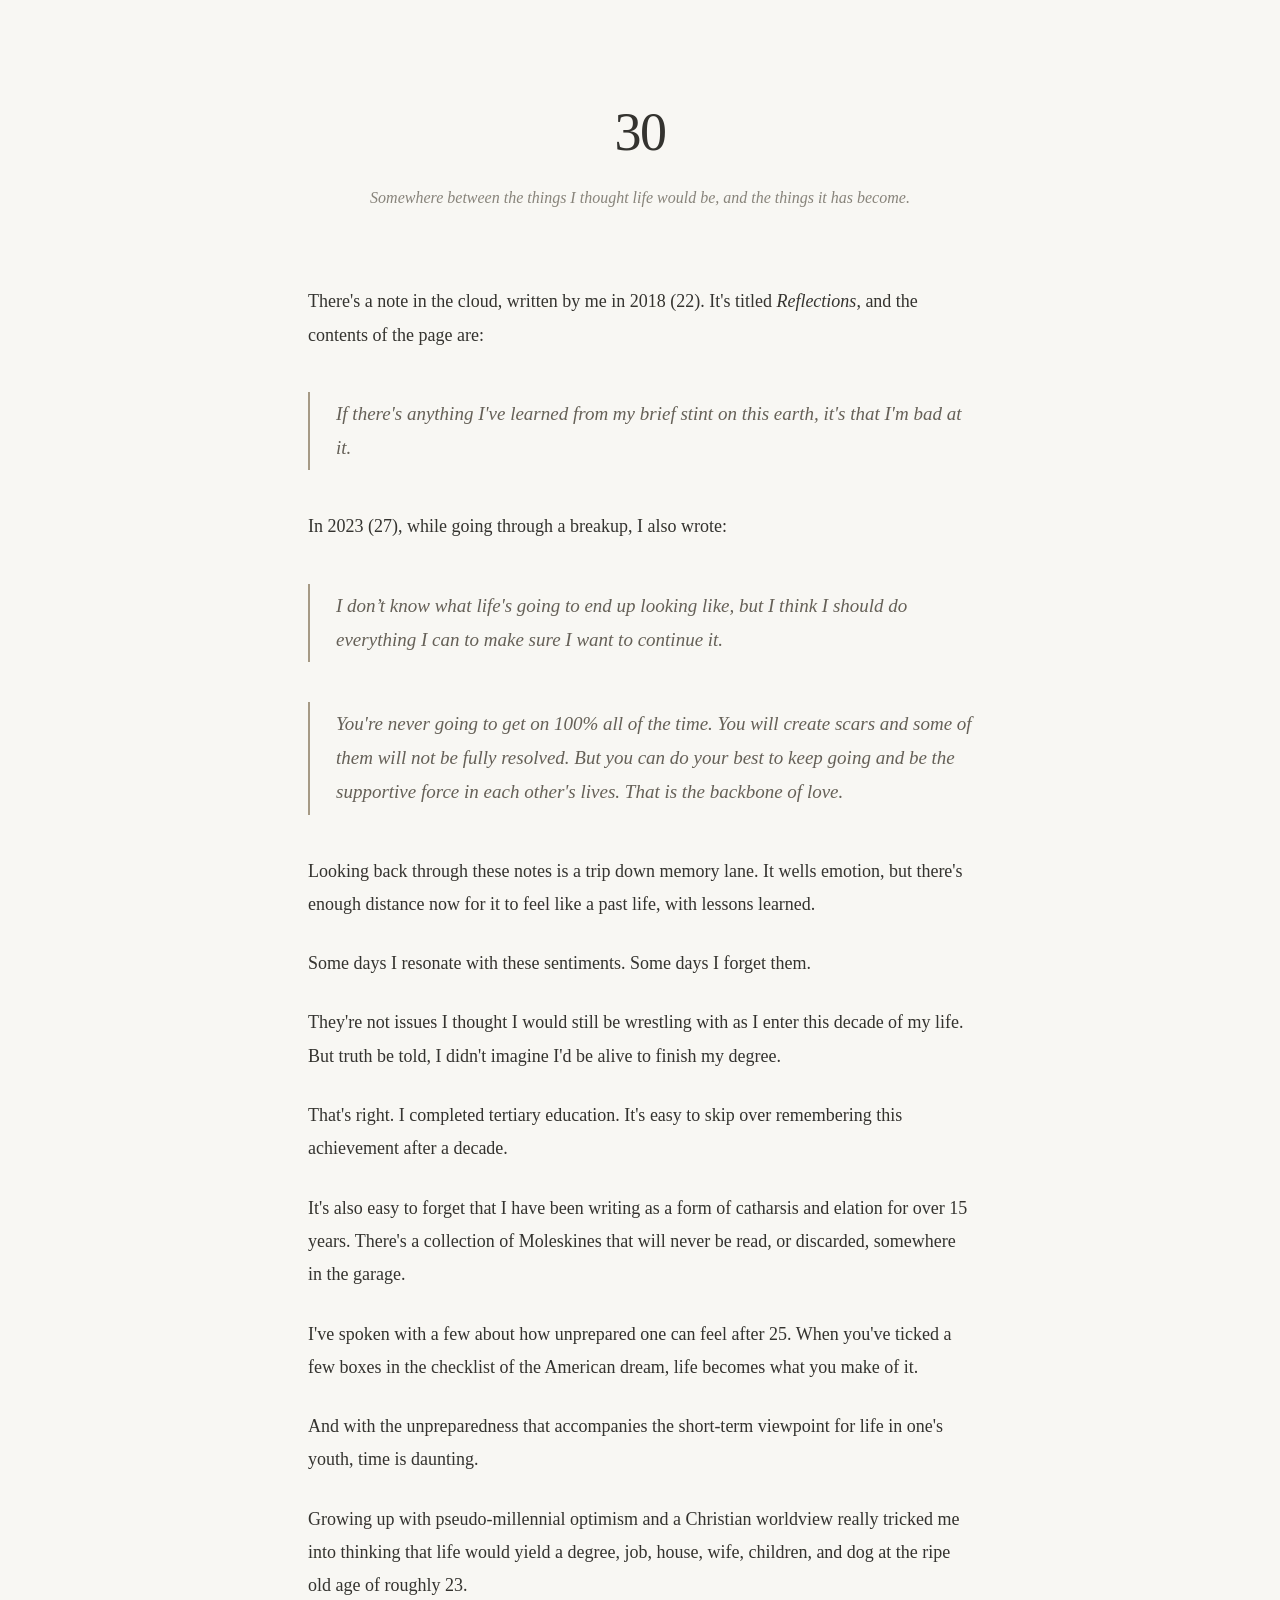
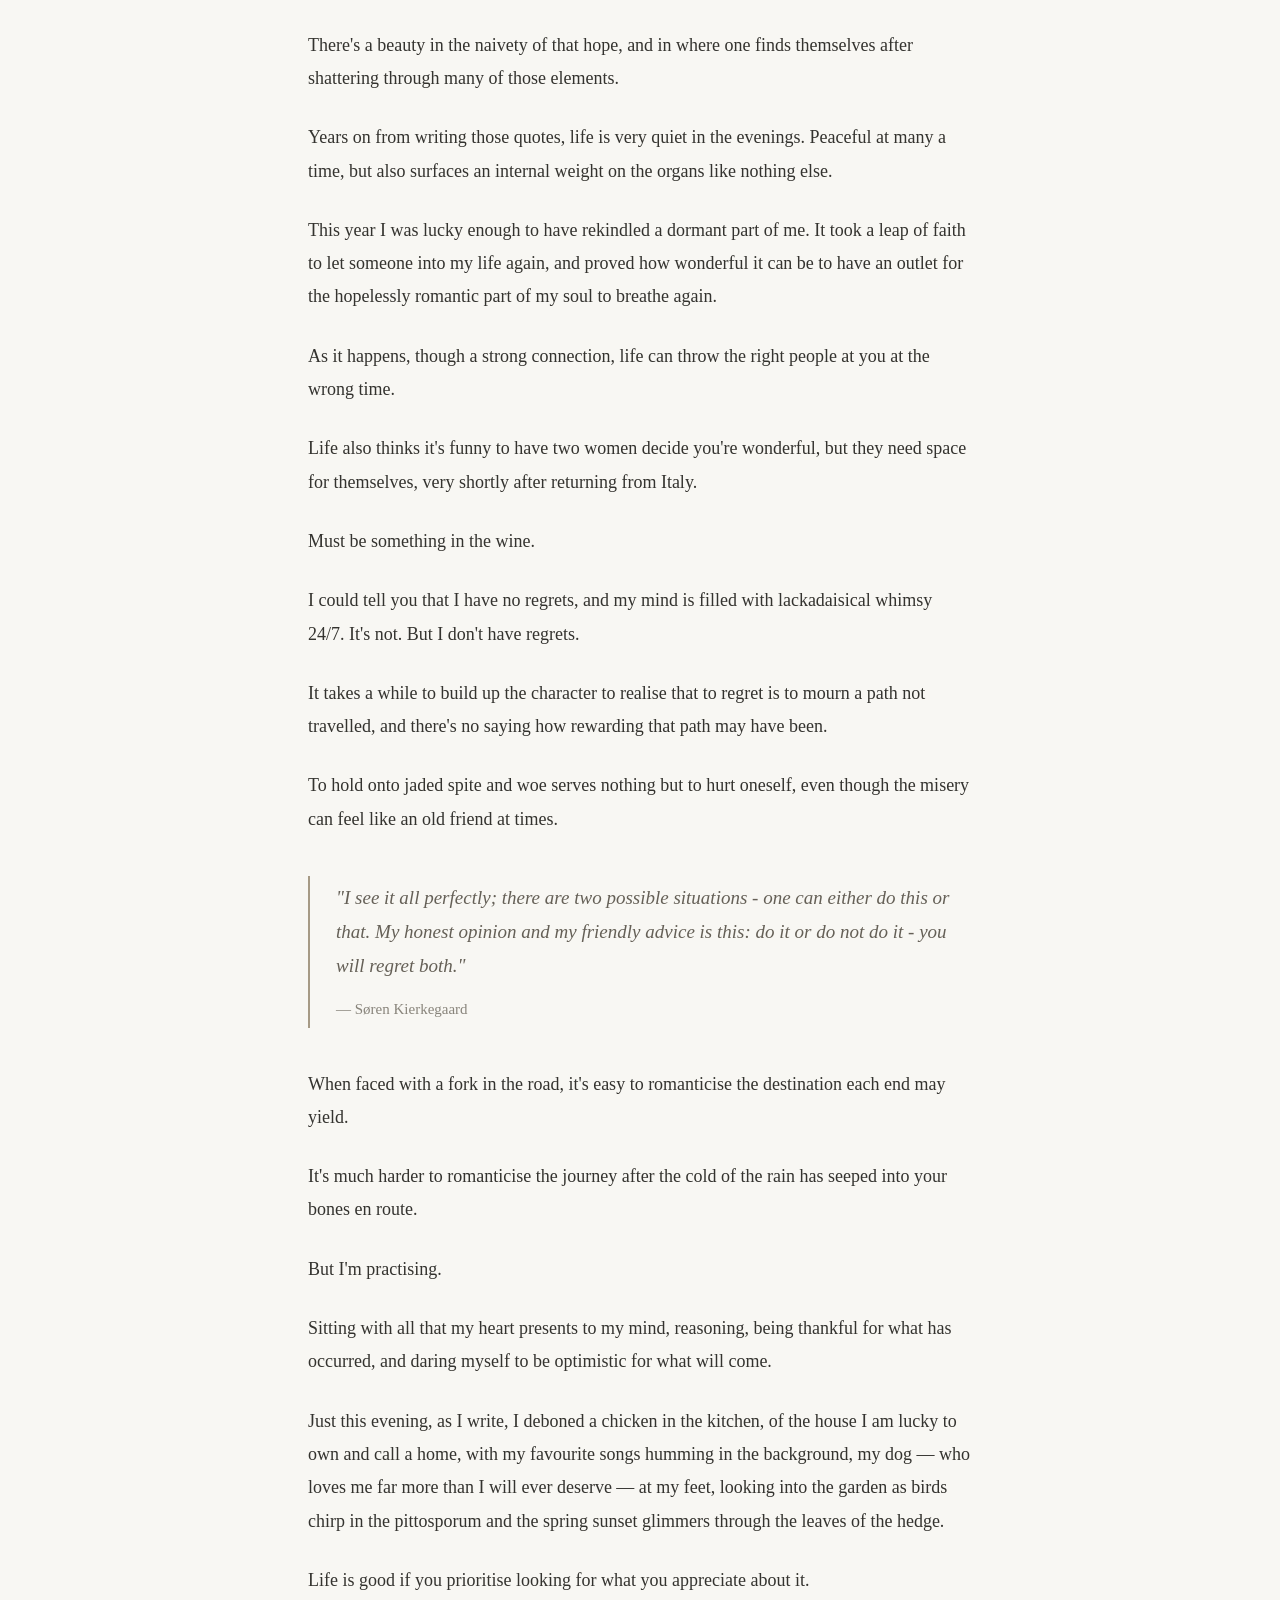
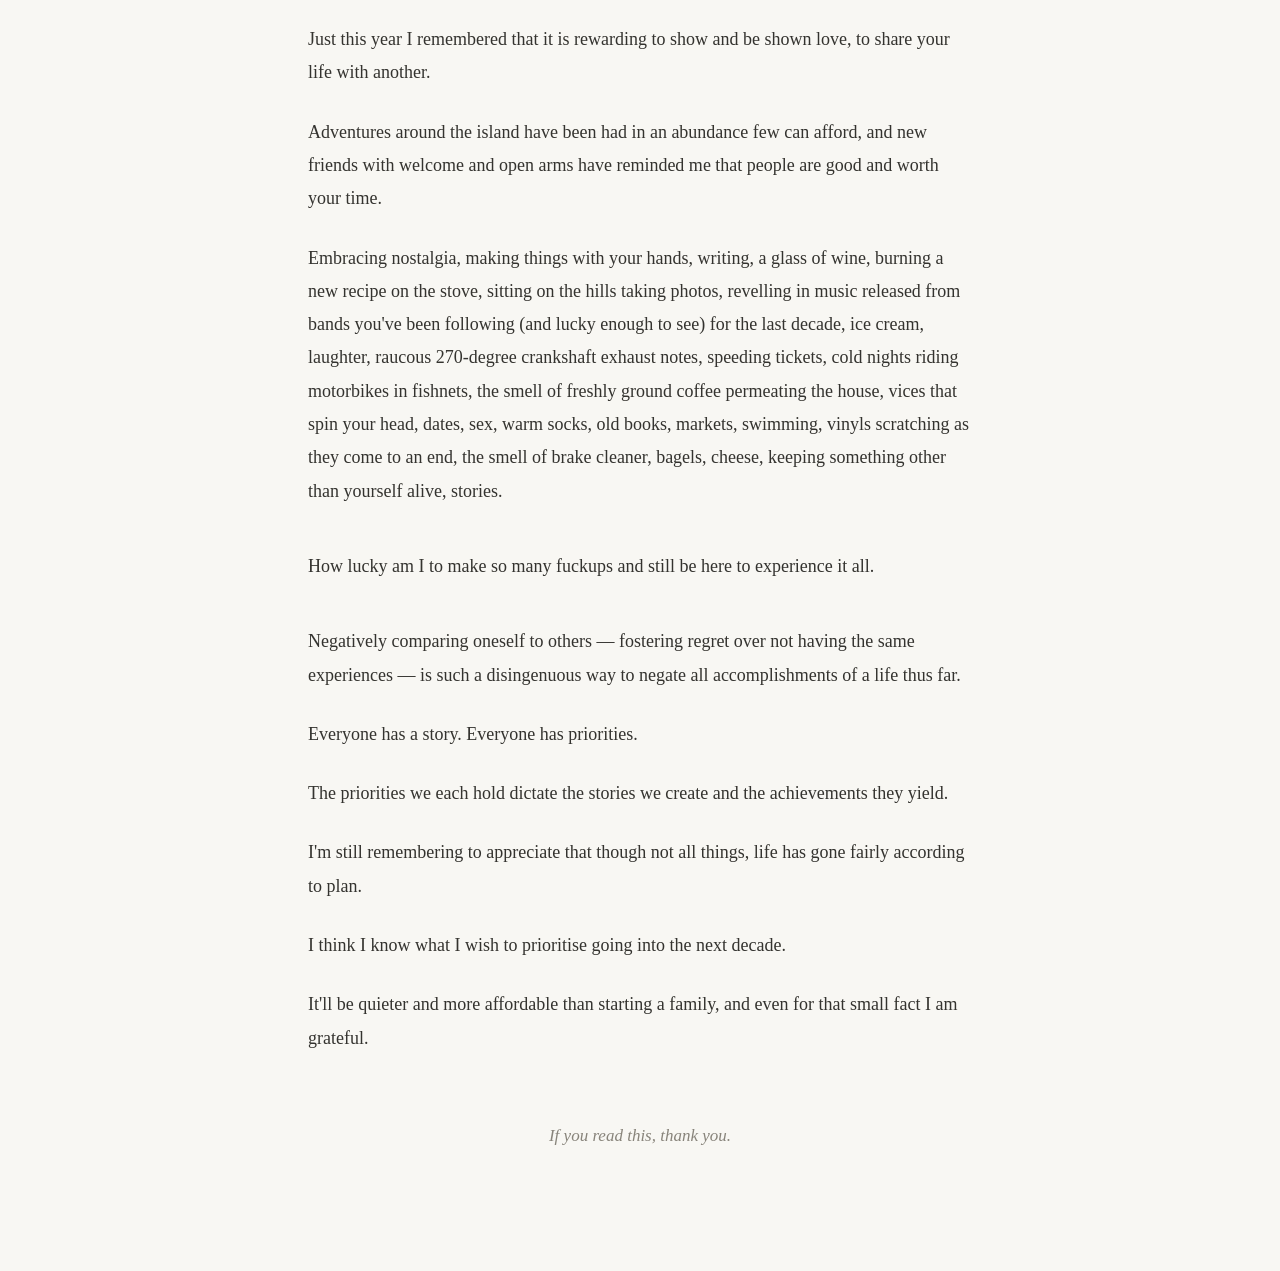
<file: www/writing/30.html>
<!DOCTYPE html>

<html lang="en"> <head> <meta charset="UTF-8"> <meta name="viewport" content="width=device-width, initial-scale=1.0"> <title>A Life, Thus Far</title>

<style> :root { --background: #f8f7f3; --text: #34332f; --muted: #88847b; --accent: #a69a85; --divider: #dedbd3; } * { box-sizing: border-box; } body { margin: 0; padding: 0; background: var(--background); color: var(--text); font-family: Georgia, "Times New Roman", serif; font-size: 18px; line-height: 1.85; -webkit-font-smoothing: antialiased; } article { max-width: 720px; margin: 0 auto; padding: 100px 28px 120px; } header { text-align: center; margin-bottom: 75px; } h1 { font-size: clamp(38px, 7vw, 54px); font-weight: normal; letter-spacing: -1.5px; line-height: 1.2; margin: 0 0 20px; } .subtitle { color: var(--muted); font-size: 16px; font-style: italic; line-height: 1.6; } p { margin: 0 0 26px; } blockquote { margin: 40px 0; padding: 5px 0 5px 26px; border-left: 2px solid var(--accent); color: #656057; font-size: 19px; font-style: italic; line-height: 1.8; } blockquote p { margin-bottom: 16px; } blockquote p:last-child { margin-bottom: 0; } .attribution { display: block; margin-top: 12px; color: var(--muted); font-size: 15px; font-style: normal; } hr { border: 0; border-top: 1px solid var(--divider); width: 55px; margin: 65px auto; } .standalone { margin: 42px 0; } .closing { text-align: center; margin-top: 65px; color: var(--muted); font-style: italic; font-size: 17px; } @media (max-width: 600px) { body { font-size: 17px; line-height: 1.8; } article { padding: 65px 23px 80px; } header { margin-bottom: 55px; } blockquote { margin: 32px 0; padding-left: 19px; font-size: 18px; } hr { margin: 48px auto; } } </style>

</head>

<body>

<article>

<header>
    <h1>30</h1>
    <div class="subtitle">
        Somewhere between the things I thought life would be, and the things it has become.
    </div>
</header>

<p>There's a note in the cloud, written by me in 2018 (22). It's titled <em>Reflections</em>, and the contents of the page are:</p>

<blockquote> If there's anything I've learned from my brief stint on this earth, it's that I'm bad at it. </blockquote>

<p>In 2023 (27), while going through a breakup, I also wrote:</p>

<blockquote> I don’t know what life's going to end up looking like, but I think I should do everything I can to make sure I want to continue it. </blockquote>

<blockquote> You're never going to get on 100% all of the time. You will create scars and some of them will not be fully resolved. But you can do your best to keep going and be the supportive force in each other's lives. That is the backbone of love. </blockquote>

<p>Looking back through these notes is a trip down memory lane. It wells emotion, but there's enough distance now for it to feel like a past life, with lessons learned.</p>

<p>Some days I resonate with these sentiments. Some days I forget them.</p>

<p>They're not issues I thought I would still be wrestling with as I enter this decade of my life. But truth be told, I didn't imagine I'd be alive to finish my degree.</p>

<p>That's right. I completed tertiary education. It's easy to skip over remembering this achievement after a decade.</p>

<p>It's also easy to forget that I have been writing as a form of catharsis and elation for over 15 years. There's a collection of Moleskines that will never be read, or discarded, somewhere in the garage.</p>

<p>I've spoken with a few about how unprepared one can feel after 25. When you've ticked a few boxes in the checklist of the American dream, life becomes what you make of it.</p>

<p>And with the unpreparedness that accompanies the short-term viewpoint for life in one's youth, time is daunting.</p>

<p>Growing up with pseudo-millennial optimism and a Christian worldview really tricked me into thinking that life would yield a degree, job, house, wife, children, and dog at the ripe old age of roughly 23.</p>

<p>There's a beauty in the naivety of that hope, and in where one finds themselves after shattering through many of those elements.</p>

<p>Years on from writing those quotes, life is very quiet in the evenings. Peaceful at many a time, but also surfaces an internal weight on the organs like nothing else.</p>

<p>This year I was lucky enough to have rekindled a dormant part of me. It took a leap of faith to let someone into my life again, and proved how wonderful it can be to have an outlet for the hopelessly romantic part of my soul to breathe again.</p>

<p>As it happens, though a strong connection, life can throw the right people at you at the wrong time.</p>

<p>Life also thinks it's funny to have two women decide you're wonderful, but they need space for themselves, very shortly after returning from Italy.</p>

<p>Must be something in the wine.</p>

<p>
    I could tell you that I have no regrets, and my mind is filled with lackadaisical whimsy 24/7.
    It's not.
    But I don't have regrets.
</p>

<p>It takes a while to build up the character to realise that to regret is to mourn a path not travelled, and there's no saying how rewarding that path may have been.</p>

<p>To hold onto jaded spite and woe serves nothing but to hurt oneself, even though the misery can feel like an old friend at times.</p>

<blockquote> "I see it all perfectly; there are two possible situations - one can either do this or that. My honest opinion and my friendly advice is this: do it or do not do it - you will regret both." <span class="attribution">— Søren Kierkegaard</span> </blockquote>

<p>When faced with a fork in the road, it's easy to romanticise the destination each end may yield.</p>

<p>It's much harder to romanticise the journey after the cold of the rain has seeped into your bones en route.</p>

<p>But I'm practising.</p>

<p>Sitting with all that my heart presents to my mind, reasoning, being thankful for what has occurred, and daring myself to be optimistic for what will come.</p>

<p>Just this evening, as I write, I deboned a chicken in the kitchen, of the house I am lucky to own and call a home, with my favourite songs humming in the background, my dog — who loves me far more than I will ever deserve — at my feet, looking into the garden as birds chirp in the pittosporum and the spring sunset glimmers through the leaves of the hedge.</p>

<p>Life is good if you prioritise looking for what you appreciate about it.</p>

<p>Just this year I remembered that it is rewarding to show and be shown love, to share your life with another.</p>

<p>Adventures around the island have been had in an abundance few can afford, and new friends with welcome and open arms have reminded me that people are good and worth your time.</p>

<p>Embracing nostalgia, making things with your hands, writing, a glass of wine, burning a new recipe on the stove, sitting on the hills taking photos, revelling in music released from bands you've been following (and lucky enough to see) for the last decade, ice cream, laughter, raucous 270-degree crankshaft exhaust notes, speeding tickets, cold nights riding motorbikes in fishnets, the smell of freshly ground coffee permeating the house, vices that spin your head, dates, sex, warm socks, old books, markets, swimming, vinyls scratching as they come to an end, the smell of brake cleaner, bagels, cheese, keeping something other than yourself alive, stories.</p>

<p class="standalone">How lucky am I to make so many fuckups and still be here to experience it all.</p>


<p>Negatively comparing oneself to others — fostering regret over not having the same experiences — is such a disingenuous way to negate all accomplishments of a life thus far.</p>

<p>Everyone has a story. Everyone has priorities.</p>

<p>The priorities we each hold dictate the stories we create and the achievements they yield.</p>

<p>I'm still remembering to appreciate that though not all things, life has gone fairly according to plan.</p>

<p>I think I know what I wish to prioritise going into the next decade.</p>

<p>It'll be quieter and more affordable than starting a family, and even for that small fact I am grateful.</p>

<div class="closing"> If you read this, thank you. </div>

</article>

</body> </html>
</file>
